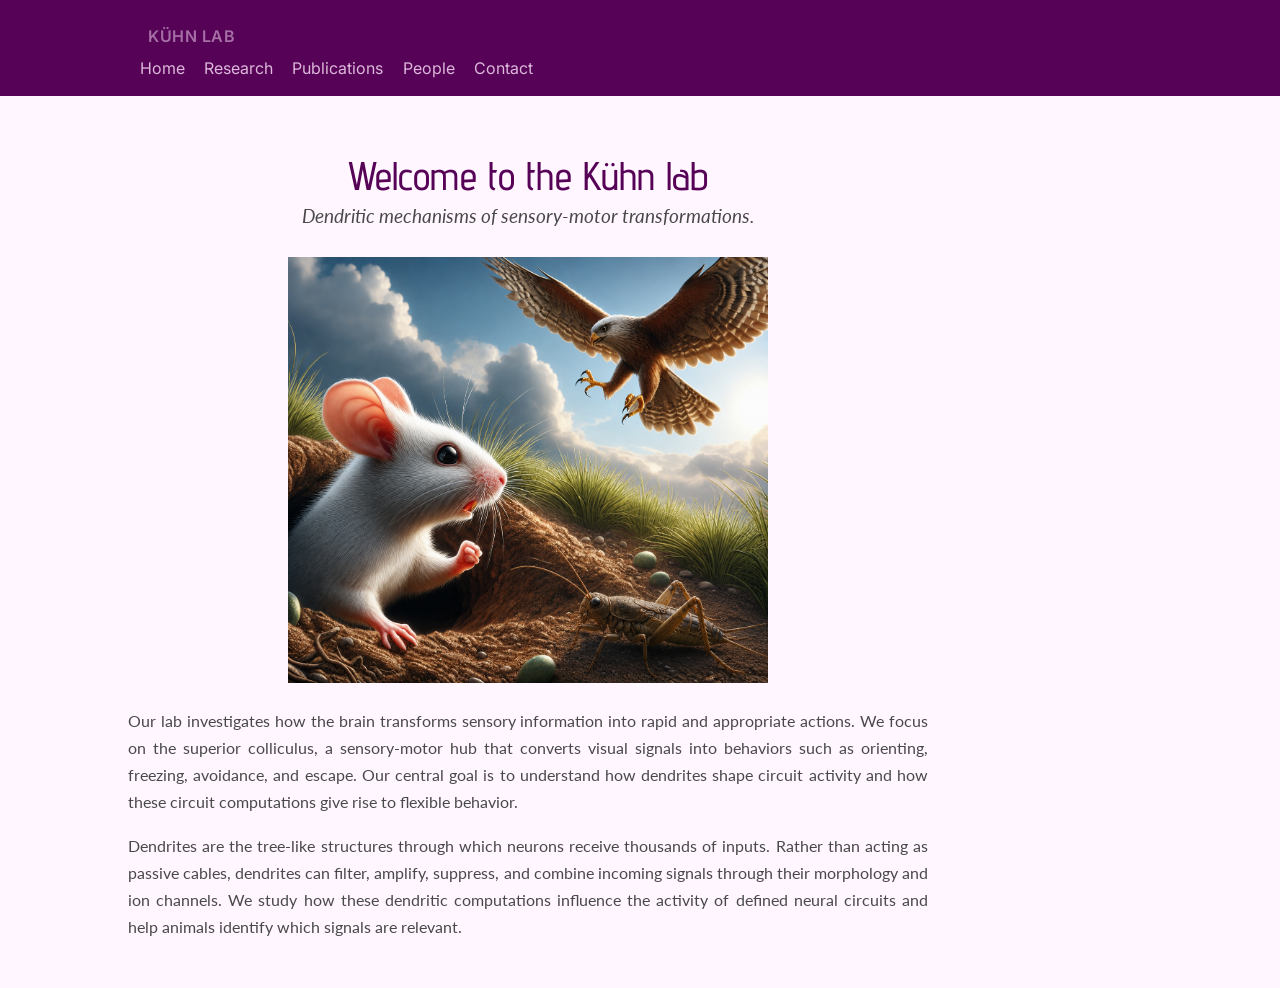
<file: index.html>
<!DOCTYPE html>
<html lang="en">
<head>
    <meta name="viewport" content="width=device-width, initial-scale=1">
    <!-- Other google fonts: Oswald, Montserrat, Questrial, Amatic SC, Antic Slab, Philosopher, Advent Pro, Outfit -->
    <link rel="preconnect" href="https://fonts.googleapis.com">
    <link href="https://fonts.googleapis.com/css2?family=Advent+Pro:wght@100;400;500&family=Lato:ital@0;1&display=swap" rel="stylesheet">
    <link href="https://cdn.jsdelivr.net/npm/bootstrap@5.3.0-alpha1/dist/css/bootstrap.min.css" rel="stylesheet">
    <link rel="stylesheet" href="https://cdnjs.cloudflare.com/ajax/libs/font-awesome/6.7.2/css/all.min.css">
    <link href="https://fonts.googleapis.com/css2?family=Inter:wght@400;500;600;700&display=swap" rel="stylesheet">
    <link rel="stylesheet" href="styles.css">
</head>

<script src="https://cdn.jsdelivr.net/npm/bootstrap@5.3.0-alpha1/dist/js/bootstrap.bundle.min.js"></script>

<body class="m-0 p-0">
    <!-- Navigation Menu -->
   <nav class="navbar navbar-dark">
        <!-- Desktop Navigation -->
        <div class="navbar-nav mx-auto desktop-nav" id="desktop-nav">
            <div class="nav-group-block">
                <div class="nav-group-label">Kühn Lab</div>
                <div class="nav-submission-group">
                    <a class="nav-link" href="index.html">Home</a>
                    <a class="nav-link" href="research.html">Research</a>
                    <a class="nav-link" href="publications.html">Publications</a>
                    <a class="nav-link" href="people.html">People</a>
                    <a class="nav-link" href="contact.html">Contact</a>
                </div>
            </div>
        </div>

        <!-- Mobile Navigation -->
    <div class="mobile-nav container-fluid">
        <div class="mobile-nav-header">
            <span class="navbar-brand">Kühn Lab</span>

            <button class="navbar-toggler"
                    type="button"
                    data-bs-toggle="collapse"
                    data-bs-target="#mobileNavMenu"
                    aria-controls="mobileNavMenu"
                    aria-expanded="false"
                    aria-label="Toggle navigation">
                <span class="navbar-toggler-icon"></span>
            </button>
        </div>

            <div class="collapse" id="mobileNavMenu">
                <div class="mobile-nav-links">
                    <a class="nav-link" href="index.html">Home</a>
                    <a class="nav-link" href="research.html">Research</a>
                    <a class="nav-link" href="publications.html">Publications</a>
                    <a class="nav-link" href="people.html">People</a>
                    <a class="nav-link" href="contact.html">Contact</a>
                </div>
            </div>
        </div>
    </nav>

    <div>
        <br />
        <h1> Welcome to the Kühn lab </h1>
        <p style="text-align:center; font-style: italic;font-size: 1.2em;"> Dendritic mechanisms of sensory-motor transformations.
        <img src="pics/Mouse flexible decision making.png" class="main-figure" title="A mouse needs to decide whether to hunt for food or escape the predator.">
        </p>
        <p>
        Our lab investigates how the brain transforms sensory information into rapid and appropriate actions. We focus on the superior colliculus, a sensory-motor hub that converts visual signals into behaviors such as orienting, freezing, avoidance, and escape. Our central goal is to understand how dendrites shape circuit activity and how these circuit computations give rise to flexible behavior.
        </p>
        <p>
        Dendrites are the tree-like structures through which neurons receive thousands of inputs. Rather than acting as passive cables, dendrites can filter, amplify, suppress, and combine incoming signals through their morphology and ion channels. We study how these dendritic computations influence the activity of defined neural circuits and help animals identify which signals are relevant.
        </p>

    </div>
</body>
</html>
</file>
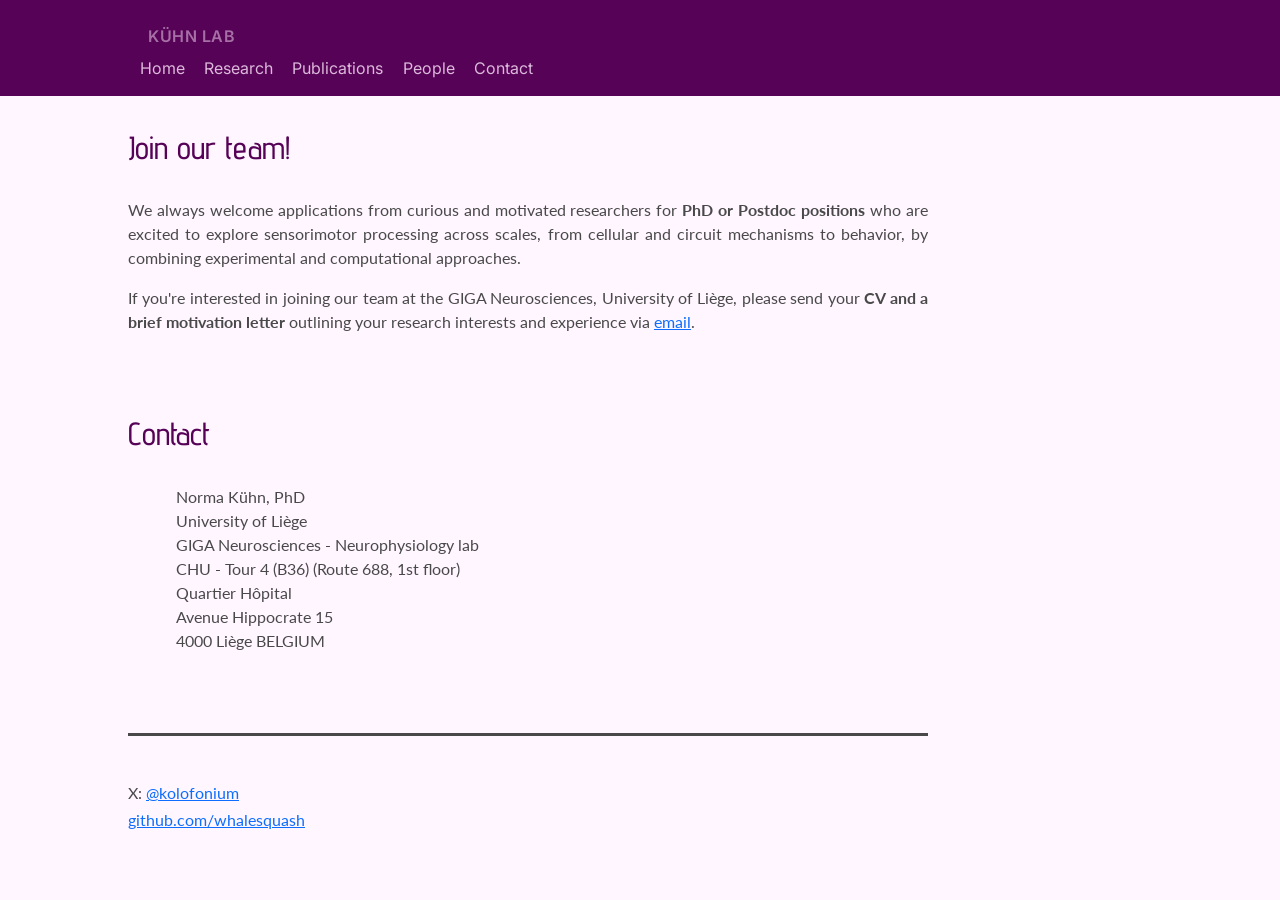
<file: contact.html>
<!DOCTYPE html>
<html lang="en">
<head>
    <meta name="viewport" content="width=device-width, initial-scale=1">
    <link rel="stylesheet" href="https://fonts.googleapis.com/css?family=Advent Pro"> 
    <!-- Other google fonts: Oswald, Montserrat, Questrial, Amatic SC, Antic Slab, Philosopher, Advent Pro, Outfit -->
    <link rel="preconnect" href="https://fonts.googleapis.com">
    <link rel="preconnect" href="https://fonts.gstatic.com" crossorigin>
    <link href="https://fonts.googleapis.com/css2?family=Advent+Pro:wght@100;400;500&family=Lato:ital@0;1&display=swap" rel="stylesheet">
    <link href="https://cdn.jsdelivr.net/npm/bootstrap@5.3.0-alpha1/dist/css/bootstrap.min.css" rel="stylesheet">
    <link rel="stylesheet" href="https://cdnjs.cloudflare.com/ajax/libs/font-awesome/6.7.2/css/all.min.css">
    <link href="https://fonts.googleapis.com/css2?family=Inter:wght@400;500;600;700&display=swap" rel="stylesheet">
    <link rel="stylesheet" href="styles.css">
</head>

<script src="https://cdn.jsdelivr.net/npm/bootstrap@5.3.0-alpha1/dist/js/bootstrap.bundle.min.js"></script>

<body class="m-0 p-0">
    <!-- Navigation Menu -->
   <nav class="navbar navbar-dark">
        <!-- Desktop Navigation -->
        <div class="navbar-nav mx-auto desktop-nav" id="desktop-nav">
            <div class="nav-group-block">
                <div class="nav-group-label">Kühn Lab</div>
                <div class="nav-submission-group">
                    <a class="nav-link" href="index.html">Home</a>
                    <a class="nav-link" href="research.html">Research</a>
                    <a class="nav-link" href="publications.html">Publications</a>
                    <a class="nav-link" href="people.html">People</a>
                    <a class="nav-link" href="contact.html">Contact</a>
                </div>
            </div>
        </div>

        <!-- Mobile Navigation -->
    <div class="mobile-nav container-fluid">
        <div class="mobile-nav-header">
            <span class="navbar-brand">Kühn Lab</span>

            <button class="navbar-toggler"
                    type="button"
                    data-bs-toggle="collapse"
                    data-bs-target="#mobileNavMenu"
                    aria-controls="mobileNavMenu"
                    aria-expanded="false"
                    aria-label="Toggle navigation">
                <span class="navbar-toggler-icon"></span>
            </button>
        </div>

            <div class="collapse" id="mobileNavMenu">
                <div class="mobile-nav-links">
                    <a class="nav-link" href="index.html">Home</a>
                    <a class="nav-link" href="research.html">Research</a>
                    <a class="nav-link" href="publications.html">Publications</a>
                    <a class="nav-link" href="people.html">People</a>
                    <a class="nav-link" href="contact.html">Contact</a>
                </div>
            </div>
        </div>
    </nav>


<div>
<h2> Join our team! </h2>
    <br>
    <p style="font-size: 1em;line-height: 1.5em;">
        We always welcome applications from curious and motivated researchers for <b>PhD or Postdoc positions</b>
        who are excited to explore sensorimotor processing across scales, 
        from cellular and circuit mechanisms to behavior, by combining experimental and computational approaches.
    </p>
    <p style="font-size: 1em;line-height: 1.5em;">
        If you're interested in joining our team at the GIGA Neurosciences, University of Liège, please send your <b>CV and a brief motivation letter</b> 
        outlining your research interests and experience 
        via <a href="https://www.giga.uliege.be/cms/c_4113283/en/giga-directory?uid=u249996"> email</a>.
    </p>
</div>


<div>
<h2> Contact </h2>
    <br />

    <p style="font-size: 1em;margin-left: 3em;line-height: 1.5em;">        
        Norma Kühn, PhD  <br />
        University of Liège<br />
        GIGA Neurosciences - Neurophysiology lab<br />
        CHU - Tour 4 (B36) (Route 688, 1st floor)<br />
        Quartier Hôpital<br />
        Avenue Hippocrate 15<br />
        4000 Liège BELGIUM
    </p>
</div>


<div class="footer">
    <p class="upper"></p>
    <p>
    <br />
    X: <a href="https://twitter.com/kolofonium"> @kolofonium </a>
    <br />
    <a href="https://github.com/whalesquash"> github.com/whalesquash </a>
</p></div>

</body>
</html>
</file>
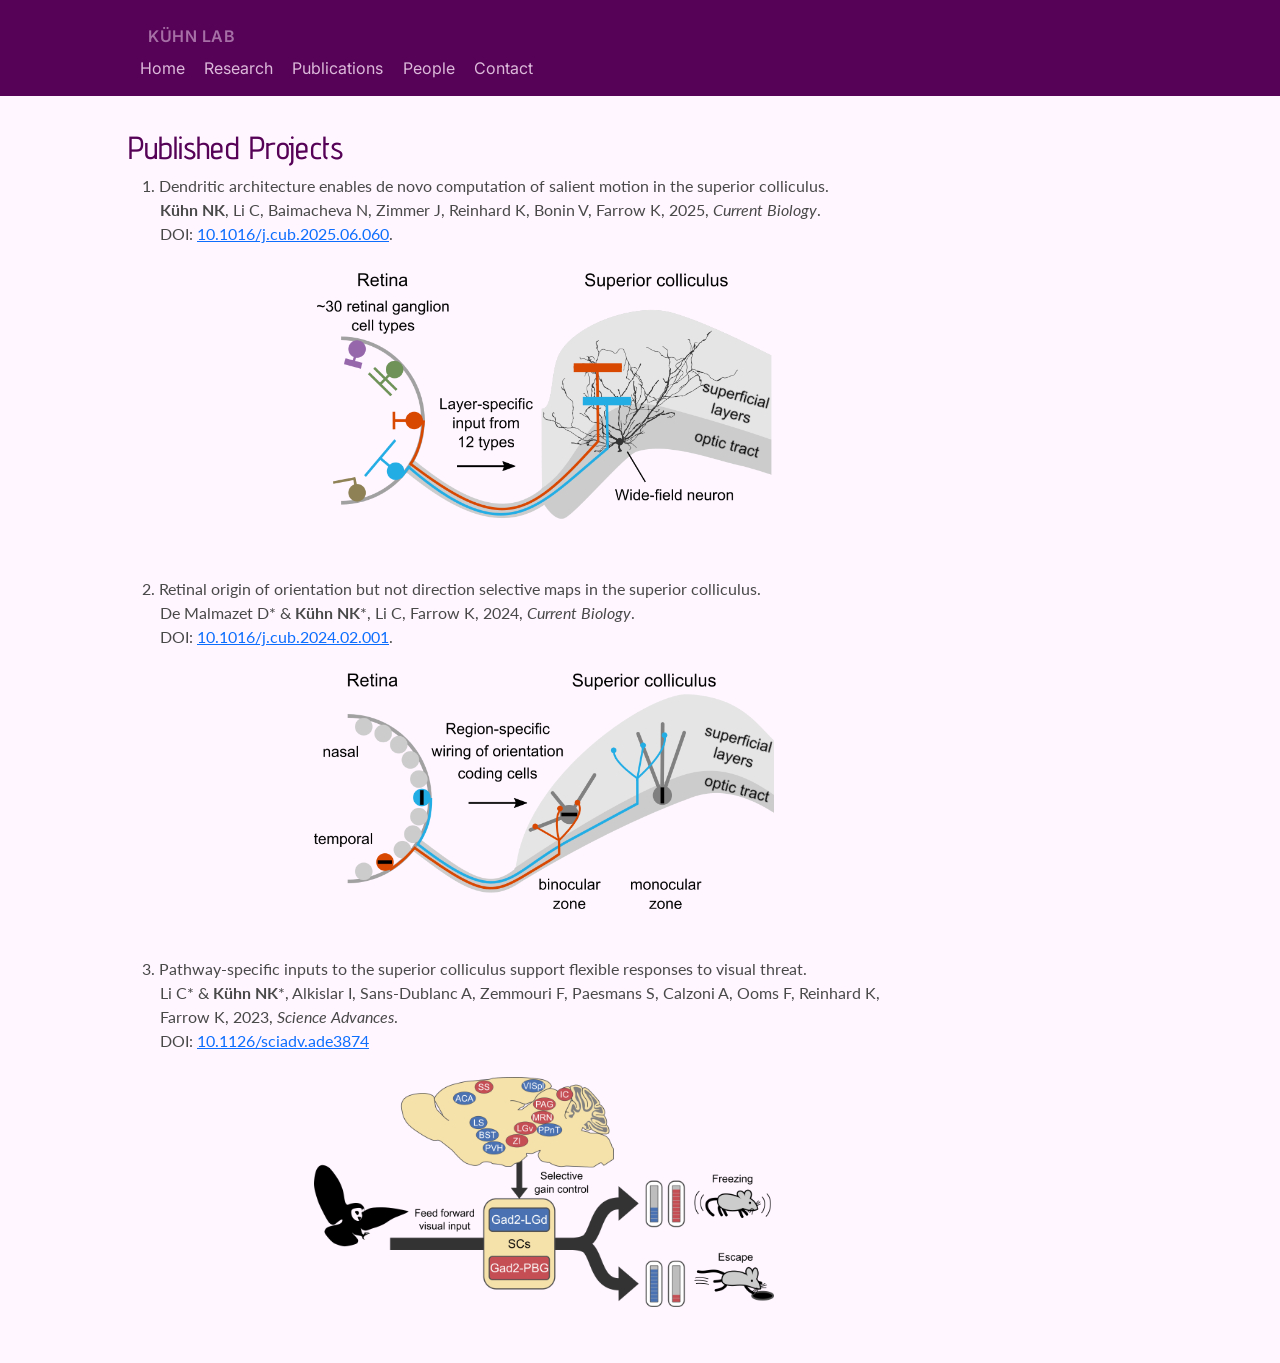
<file: publications.html>
<!DOCTYPE html>
<html lang="en">
<head>
    <meta name="viewport" content="width=device-width, initial-scale=1">
    <link rel="stylesheet" href="https://fonts.googleapis.com/css?family=Advent Pro"> 
    <!-- Other google fonts: Oswald, Montserrat, Questrial, Amatic SC, Antic Slab, Philosopher, Advent Pro, Outfit -->
    <link rel="preconnect" href="https://fonts.googleapis.com">
    <link rel="preconnect" href="https://fonts.gstatic.com" crossorigin>
    <link href="https://fonts.googleapis.com/css2?family=Advent+Pro:wght@100;400;500&family=Lato:ital@0;1&display=swap" rel="stylesheet">
    <link href="https://cdn.jsdelivr.net/npm/bootstrap@5.3.0-alpha1/dist/css/bootstrap.min.css" rel="stylesheet">
    <link rel="stylesheet" href="https://cdnjs.cloudflare.com/ajax/libs/font-awesome/6.7.2/css/all.min.css">
    <link href="https://fonts.googleapis.com/css2?family=Inter:wght@400;500;600;700&display=swap" rel="stylesheet">
    <link rel="stylesheet" href="styles.css">
</head>

<script src="https://cdn.jsdelivr.net/npm/bootstrap@5.3.0-alpha1/dist/js/bootstrap.bundle.min.js"></script>

<body class="m-0 p-0">
    <!-- Navigation Menu -->
   <nav class="navbar navbar-dark">
        <!-- Desktop Navigation -->
        <div class="navbar-nav mx-auto desktop-nav" id="desktop-nav">
            <div class="nav-group-block">
                <div class="nav-group-label">Kühn Lab</div>
                <div class="nav-submission-group">
                    <a class="nav-link" href="index.html">Home</a>
                    <a class="nav-link" href="research.html">Research</a>
                    <a class="nav-link" href="publications.html">Publications</a>
                    <a class="nav-link" href="people.html">People</a>
                    <a class="nav-link" href="contact.html">Contact</a>
                </div>
            </div>
        </div>

        <!-- Mobile Navigation -->
    <div class="mobile-nav container-fluid">
        <div class="mobile-nav-header">
            <span class="navbar-brand">Kühn Lab</span>

            <button class="navbar-toggler"
                    type="button"
                    data-bs-toggle="collapse"
                    data-bs-target="#mobileNavMenu"
                    aria-controls="mobileNavMenu"
                    aria-expanded="false"
                    aria-label="Toggle navigation">
                <span class="navbar-toggler-icon"></span>
            </button>
        </div>

            <div class="collapse" id="mobileNavMenu">
                <div class="mobile-nav-links">
                    <a class="nav-link" href="index.html">Home</a>
                    <a class="nav-link" href="research.html">Research</a>
                    <a class="nav-link" href="publications.html">Publications</a>
                    <a class="nav-link" href="people.html">People</a>
                    <a class="nav-link" href="contact.html">Contact</a>
                </div>
            </div>
        </div>
    </nav>

<div>
<h2> Published Projects</h2>

<ol> 
	<li>
        Dendritic architecture enables de novo computation of salient motion in the superior colliculus.
        <br />
        <b>Kühn NK</b>, Li C, Baimacheva N, Zimmer J, Reinhard K, Bonin V, Farrow K, 2025, <i>Current Biology</i>.
        <br />
        DOI: <a href="https://www.doi.org/10.1016/j.cub.2025.06.060"> 10.1016/j.cub.2025.06.060</a>.
        <br />
        <img src="pics/WF_summary.png" class="main-figure" title="Wide-field neurons receive layer-specific input from the retina.">
        <br />
    </li>
    <li> 
        Retinal origin of orientation but not direction selective maps in the superior colliculus.
        <br />
        De Malmazet D* & <b>Kühn NK</b>*, Li C, Farrow K, 2024, <i>Current Biology</i>.
        <br />
        DOI: <a href="https://www.doi.org/10.1016/j.cub.2024.02.001"> 10.1016/j.cub.2024.02.001</a>.
        <br />
        <img src="pics/RGCaxon_summary.png" class="main-figure" title="Topographic maps of orientation in the colliculus are inherited from region-specific 
        wiring of orientation selective ganglion cells.">
        <br />
    </li>
	<li> 
        Pathway-specific inputs to the superior colliculus support flexible responses to visual threat.
        <br />
        Li C* & <b>Kühn NK</b>*, Alkislar I, Sans-Dublanc A, Zemmouri F, Paesmans S, Calzoni A, Ooms F, Reinhard K, Farrow K, 2023, <i>Science Advances</i>.
        <br />
        DOI: <a href="https://www.science.org/doi/abs/10.1126/sciadv.ade3874"> 10.1126/sciadv.ade3874 </a> 
        <br />
        <img src="pics/Gad2_summary.png" class="main-figure" title="Selective gain control of two Gad2 output pathways enables flexibility in defensive behaviors.">
    </li>
</ol>
</div>

</body>
</html>
</file>
<file: styles.css>
body {
    font-family: 'Inter', -apple-system, BlinkMacSystemFont, 'Segoe UI', Roboto, Oxygen, Ubuntu, Cantarell, sans-serif;
    scroll-behavior: smooth;
    min-height: 100vh;
    display: flex;
    flex-direction: column;
    background-color: rgb(255, 246, 255);
    margin: 0 !important;
    padding: 0 !important;
    position: relative;
}

div {
    width: 75vw;
    max-width: 50em;
    margin: 2em;
    margin-right: 10vw;
    margin-left: 10vw;
}

h1 {
    font-family: 'Advent Pro', sans-serif;
    color: rgb(86, 2, 86);
    text-align: center;
    font-weight: 500;
    font-size: 2.5em;
    margin: 0em
}

h2 {
    font-family: Advent Pro;
    color: rgb(86, 2, 86);
    text-align: left;
    font-weight: 500;
    font-size: 2em;
    counter-reset: section;
}

ol {
    counter-reset: section;
    list-style-type: none;
    color: rgb(73, 73, 73);
    font-family: Lato;
    font-size: 1em;
    line-height: 1.5em;
    text-indent: -1.1em;
}

li::before {
    counter-increment: section;
    content: counter(section) ".";
}

p {
    color: rgb(73, 73, 73);
    font-family: Lato;
    font-size: 1em;
    line-height: 1.7em;
    text-align:justify;
}
p.upper {
border-style:  solid none none none;
}

img {
    display: block;
    margin: 1em;
    margin-left: auto;
    margin-right: auto;
}


/* Sticky footer styles */
main {
    flex: 1 0 auto;
}

footer {
    flex-shrink: 0;
}

header .container {
    position: relative;
    z-index: 3;
}

header {
    position: relative;
    min-height: 500px;
    display: flex;
    align-items: center;
    justify-content: center;
    overflow: hidden;
    background-color: #F8F9F9;
}


.navbar {
    background-color: rgb(86, 2, 86) !important;
    padding: 1rem 10px;
    width: 100%;
    position: sticky;
}

body > nav:first-child {
    margin-top: 0 !important;
}

/* Desktop navbar specific styles */
@media (min-width: 1030px) {
    .navbar {
        padding: 1rem 10px;
        padding-top: 10;
    }
}

/* Desktop navigation styles */
@media (min-width: 1030px) {
    .navbar-dark .navbar-nav {
        flex-direction: row;
        flex-wrap: wrap;
        justify-content: left;
    }
}

/* Desktop nav-link styles */
@media (min-width: 1030px) {
    .navbar-dark .navbar-nav .nav-link {
        color: rgba(254, 231, 253, 0.8);
        transition: color 0.3s ease;
        /* padding: 0.5rem 1rem; */
        padding-top: 0;
        white-space: nowrap;
    }
}

/* Desktop hover styles */
@media (min-width: 1030px) {
    .navbar-dark .navbar-nav .nav-link:hover {
        color: #fff;
    }
}

header.py-5 {
    padding-bottom: 10rem !important;
}

@media (max-width: 768px) {
    header.py-5 {
        padding-bottom: 3rem !important;
    }
}

section:not(header) {
    background-color: white;
}


footer.bg-black {
    background-color: #000000 !important;
    width: 100%;
}

footer .container {
    max-width: 100%;
    padding-left: 2rem;
    padding-right: 2rem;
}

footer .fa-3x {
    transition: transform 0.3s ease;
}

footer a:hover .fa-3x {
    transform: translateY(-5px);
}

footer a {
    text-decoration: none;
}

footer p {
    font-size: 0.9rem;
}


/* Navigation Separator */
.nav-separator {
    width: 1px;
    height: 80px;
    background-color: #6c757d;
    margin: 0 0.5rem;
    align-self: center;
    opacity: 0.6;
}

/* Navigation Group Label */
.nav-group-label {
    color: #7f5c8a;
    font-size: 1rem;
    font-weight: 600;
    text-transform: uppercase;
    letter-spacing: 0.5px;
    margin: 0.1rem 0;
    text-align: left;
    opacity: 0.8;

}

/* Navigation Overview Group */
.nav-overview-group {
    display: flex;
    flex-direction: row;
    align-items: left;
    justify-content: left;
    flex-wrap: wrap;
}

/* Navigation Submission Group */
.nav-submission-group {
    display: flex;
    flex-direction: row;
    align-items: left;
    justify-content: left;
    flex-wrap: wrap;
}



/* Navigation */
.navbar {
    background-color: rgb(86, 2, 86) !important;
    width: 100%;
    margin: 0 !important;
    top: 0 !important;
}

/* ---------- Desktop ---------- */

.desktop-nav {
    display: flex;
    width: 100%;
    max-width: 1000px;
    margin: 0 auto;
}

.nav-group-block {
    display: flex;
    flex-direction: column;
    margin: 0;
}

.nav-group-label {
    color: rgba(254, 231, 253, 0.6);
    font-size: 1rem;
    font-weight: 600;
    text-transform: uppercase;
    letter-spacing: 0.5px;
    margin: 0.5em;
}

.nav-submission-group {
    display: flex;
    flex-direction: row;
    gap: 1.2rem;
    margin: 0;
}

.nav-submission-group .nav-link {
    color: rgba(254, 231, 253, 0.8);
    padding: 0;
}

.nav-submission-group .nav-link:hover {
    color: white;
}

/* ---------- Mobile ---------- */

.mobile-nav {
    display: none;
}

@media (max-width: 1029px) {

    .desktop-nav {
        display: none;
    }

    .mobile-nav {
        display: block;
        width: 100%;
        margin: 0;
        padding: 0;
        max-width: none !important;
    }

    .mobile-nav-header {
        display: flex;
        justify-content: space-between;
        align-items: center;
        width: 100%;
        margin: 0;
    }

    .navbar-brand {
        color: white !important;
        font-size: 1.2rem;
        font-weight: 600;
        margin: 0;
    }

    .navbar-toggler {
        border: none;
    }

    .navbar-toggler:focus {
        box-shadow: none;
    }

    .mobile-nav-links {
        display: flex;
        flex-direction: column;
        width: 100%;
        margin: 1rem 0 0;
    }

    .mobile-nav-links .nav-link {
        color: rgba(255, 255, 255, 0.8);
        padding: 0.75rem 0;
        border-top: 1px solid rgba(255, 255, 255, 0.1);
    }

    .mobile-nav-links .nav-link:hover {
        color: white;
    }
}
/* Desktop Navigation - Hide on mobile */
@media (max-width: 1029px) {
    #desktop-nav {
        display: none !important;
    }
}

/* Desktop Navigation - Show on desktop */
@media (min-width: 1030px) {
    .d-lg-none {
        display: none !important;
    }
}

/* Custom breakpoint classes for 1030px */
@media (max-width: 1029px) {
    .desktop-nav {
        display: none !important;
    }

    .mobile-nav {
        display: block !important;
    }
}

@media (min-width: 1030px) {
    .desktop-nav {
        display: flex !important;
    }

    .mobile-nav {
        display: none !important;
    }
}

/* Figure size on desktop */
.main-figure {
    width: 60%;
    max-width: 700px;
    height: auto;
    margin: 1.5rem auto;
}

/* Figure size on mobile */
@media (max-width: 1029px) {
    .main-figure {
        width: 90%;
        max-width: 1029px;
    }
}

/* Figure size on desktop */
.sub-figure {
    width: 40%;
    max-width: 500px;
    height: auto;

}

/* Figure size on mobile */
@media (max-width: 1029px) {
    .sub-figure {
        width: 40%;
        max-width: 700px;
    }
}

/* Figure size on desktop */
.float-figure {
    width: 50%;
    float:left;
    margin: 1em;
}

/* Figure size on mobile */
@media (max-width: 1029px) {
    .float-figure {
        width: 50%;
        max-width: 700px;
    }
}
</file>
